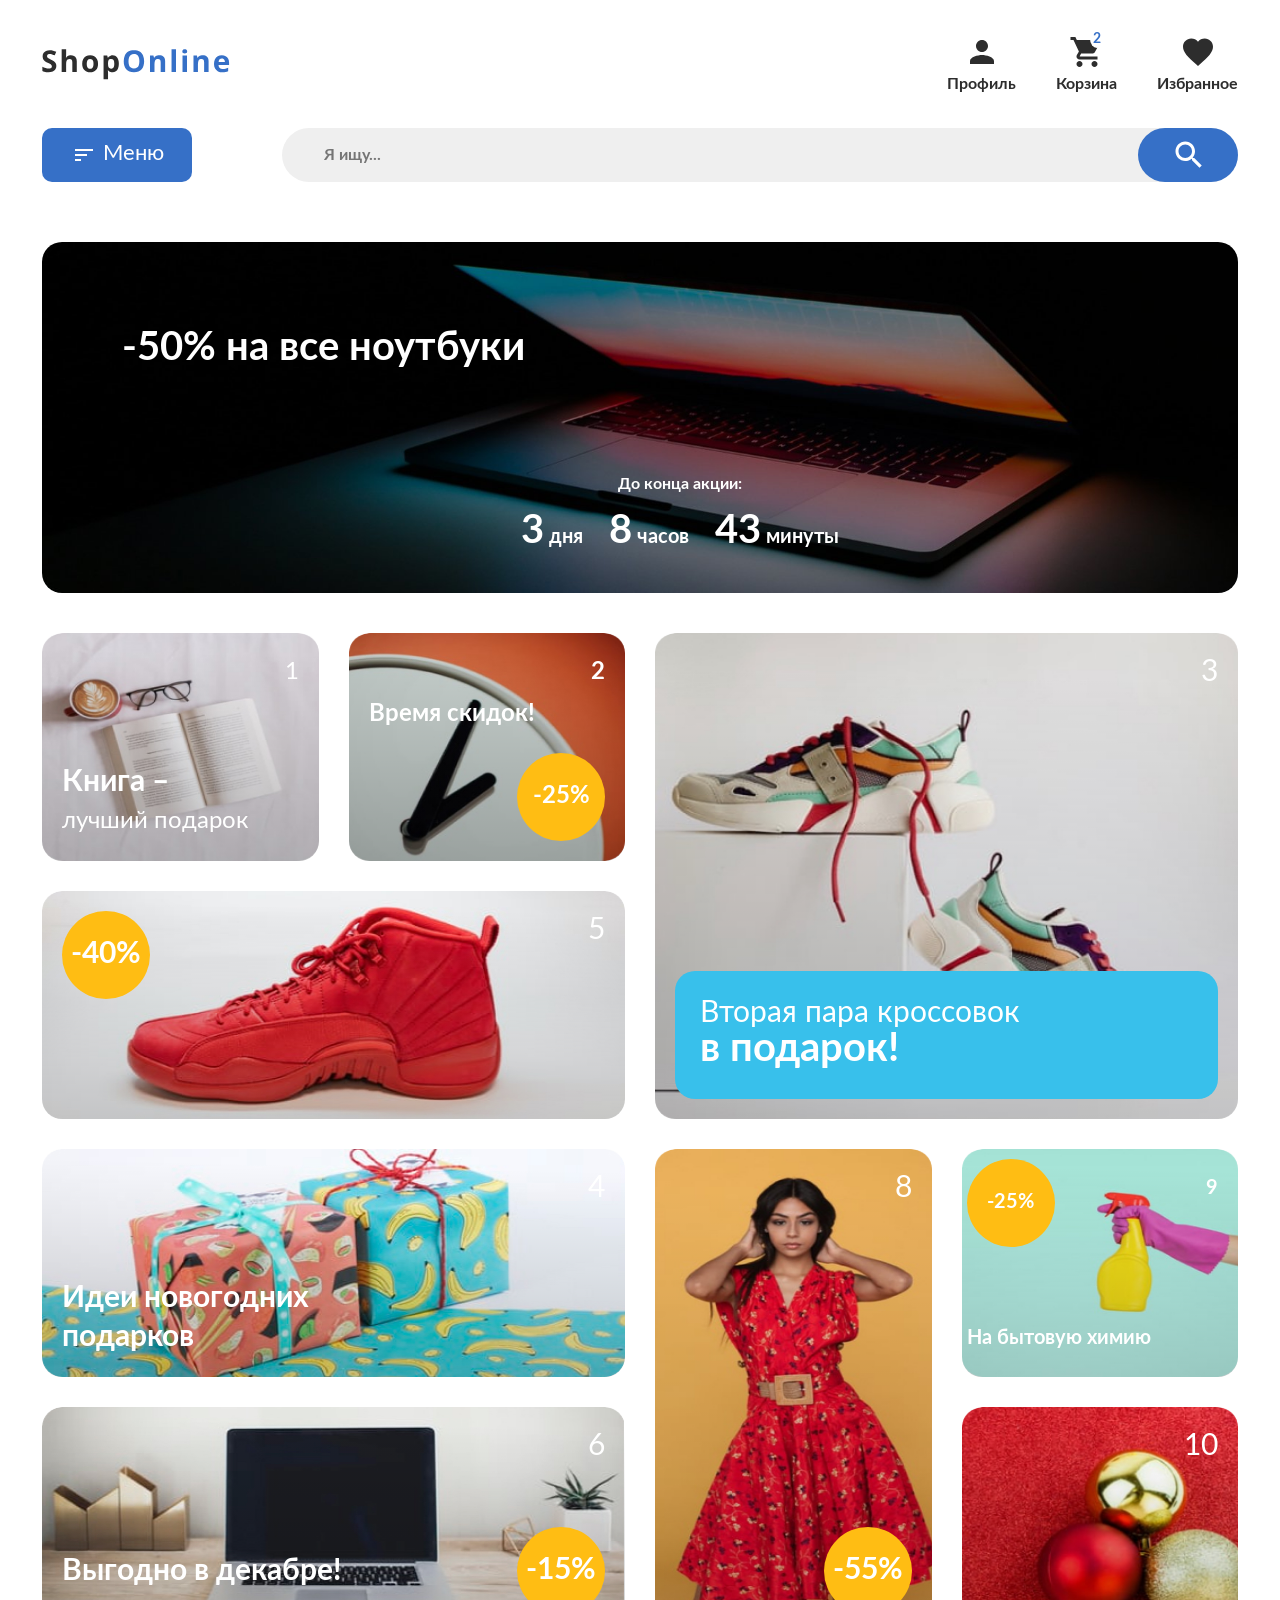
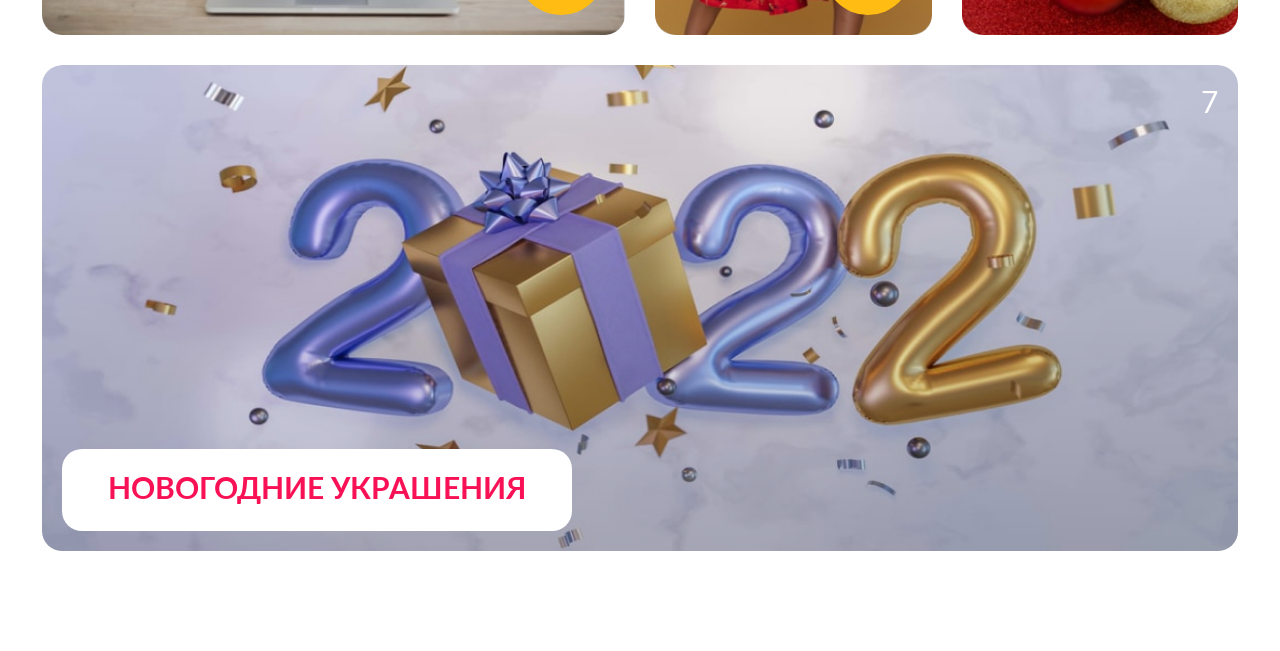
<file: index.html>
<!DOCTYPE html>
<html lang="ru">
<head>
  <meta charset="UTF-8">
  <meta http-equiv="X-UA-Compatible" content="IE=edge">
  <meta name="viewport" content="width=device-width, initial-scale=1.0">
  <link rel="stylesheet" href="css/style.css">
  <title>ShopOnline</title>
  <script defer src="js/main.js"></script>
</head>
<body class="page">
  <header class="header">
    <div class="container header__container">
      <a href="/" class="header__logo-link">
        <img class="header__logo-img" src="img/logo.svg" alt="Logo">
      </a>
      <button class="header__menu">Меню</button>
      <form action="/" class="search">
        <input class="search__text" type="text" name="search" placeholder="Я ищу...">
        <input class="search__btn" type="button" value="">
      </form>
      <div class="header__navbar navbar">
        <button class="navbar__btn navbar__btn--profile">Профиль</button>
        <button class="navbar__btn navbar__btn--basket">Корзина</button>
        <button class="navbar__btn navbar__btn--favourite">Избранное</button>
      </div>
    </div>
  </header>
  <section class="banner">
    <div class="container">
      <div class="banner__inner">
        <h2 class="banner__title">-50% на все ноутбуки</h2>
        <p class="banner__text">До конца акции:</p>
        <p class="banner__time-left">
          <span class="banner__time">3</span>дня
          <span class="banner__time">8</span>часов
          <span class="banner__time">43</span>минуты
        </p>
      </div>
    </div>
  </section>
  <section class="promo">
    <div class="container">
      <ul class="promo__list">
        <li class="promo__item promo__item--1">
          <img class="promo__img" src="img/promo-item-1.jpg" alt="Promo">
          <p class="promo__text"><b>Книга –</b> лучший подарок</p>
          <p class="promo__discont"></p>
        </li>
        <li class="promo__item promo__item--2">
          <img class="promo__img" src="img/promo-item-2.jpg" alt="Promo">
          <p class="promo__text">Время скидок!</p>
          <p class="promo__discont promo__discont--two">-25%</p>
        </li>
        <li class="promo__item promo__item--3">
          <img class="promo__img" src="img/promo-item-3.jpg" alt="Promo">
          <p class="promo__text promo__text--three">Вторая пара кроссовок <span>в подарок!</span></p>
          <p class="promo__discont"></p>
        </li>
        <li class="promo__item promo__item--4">
          <img class="promo__img" src="img/promo-item-4.jpg" alt="Promo">
          <p class="promo__text promo__text--four">Идеи новогодних подарков</p>
          <p class="promo__discont"></p>
        </li>
        <li class="promo__item promo__item--5">
          <img class="promo__img" src="img/promo-item-5.jpg" alt="Promo">
          <p class="promo__text"></p>
          <p class="promo__discont promo__discont--five">-40%</p>
        </li>
        <li class="promo__item promo__item--6">
          <img class="promo__img" src="img/promo-item-6.jpg" alt="Promo">
          <p class="promo__text promo__text--six">Выгодно в декабре!</p>
          <p class="promo__discont">-15%</p>
        </li>
        <li class="promo__item promo__item--7">
          <img class="promo__img" src="img/promo-item-7.jpg" alt="Promo">
          <p class="promo__text promo__text--seven">Новогодние украшения</p>
          <p class="promo__discont"></p>
        </li>
        <li class="promo__item promo__item--8">
          <img class="promo__img" src="img/promo-item-8.jpg" alt="Promo">
          <p class="promo__text"></p>
          <p class="promo__discont promo__discont--eight">-55%</p>
        </li>
        <li class="promo__item promo__item--9">
          <img class="promo__img" src="img/promo-item-9.jpg" alt="Promo">
          <p class="promo__text">На бытовую химию</p>
          <p class="promo__discont promo__discont--nine">-25%</p>
        </li>
        <li class="promo__item promo__item--10">
          <img class="promo__img" src="img/promo-item-10.jpg" alt="Promo">
          <p class="promo__text"></p>
          <p class="promo__discont"></p>
        </li>
      </ul>
    </div>
  </section>
</body>
</html>
</file>
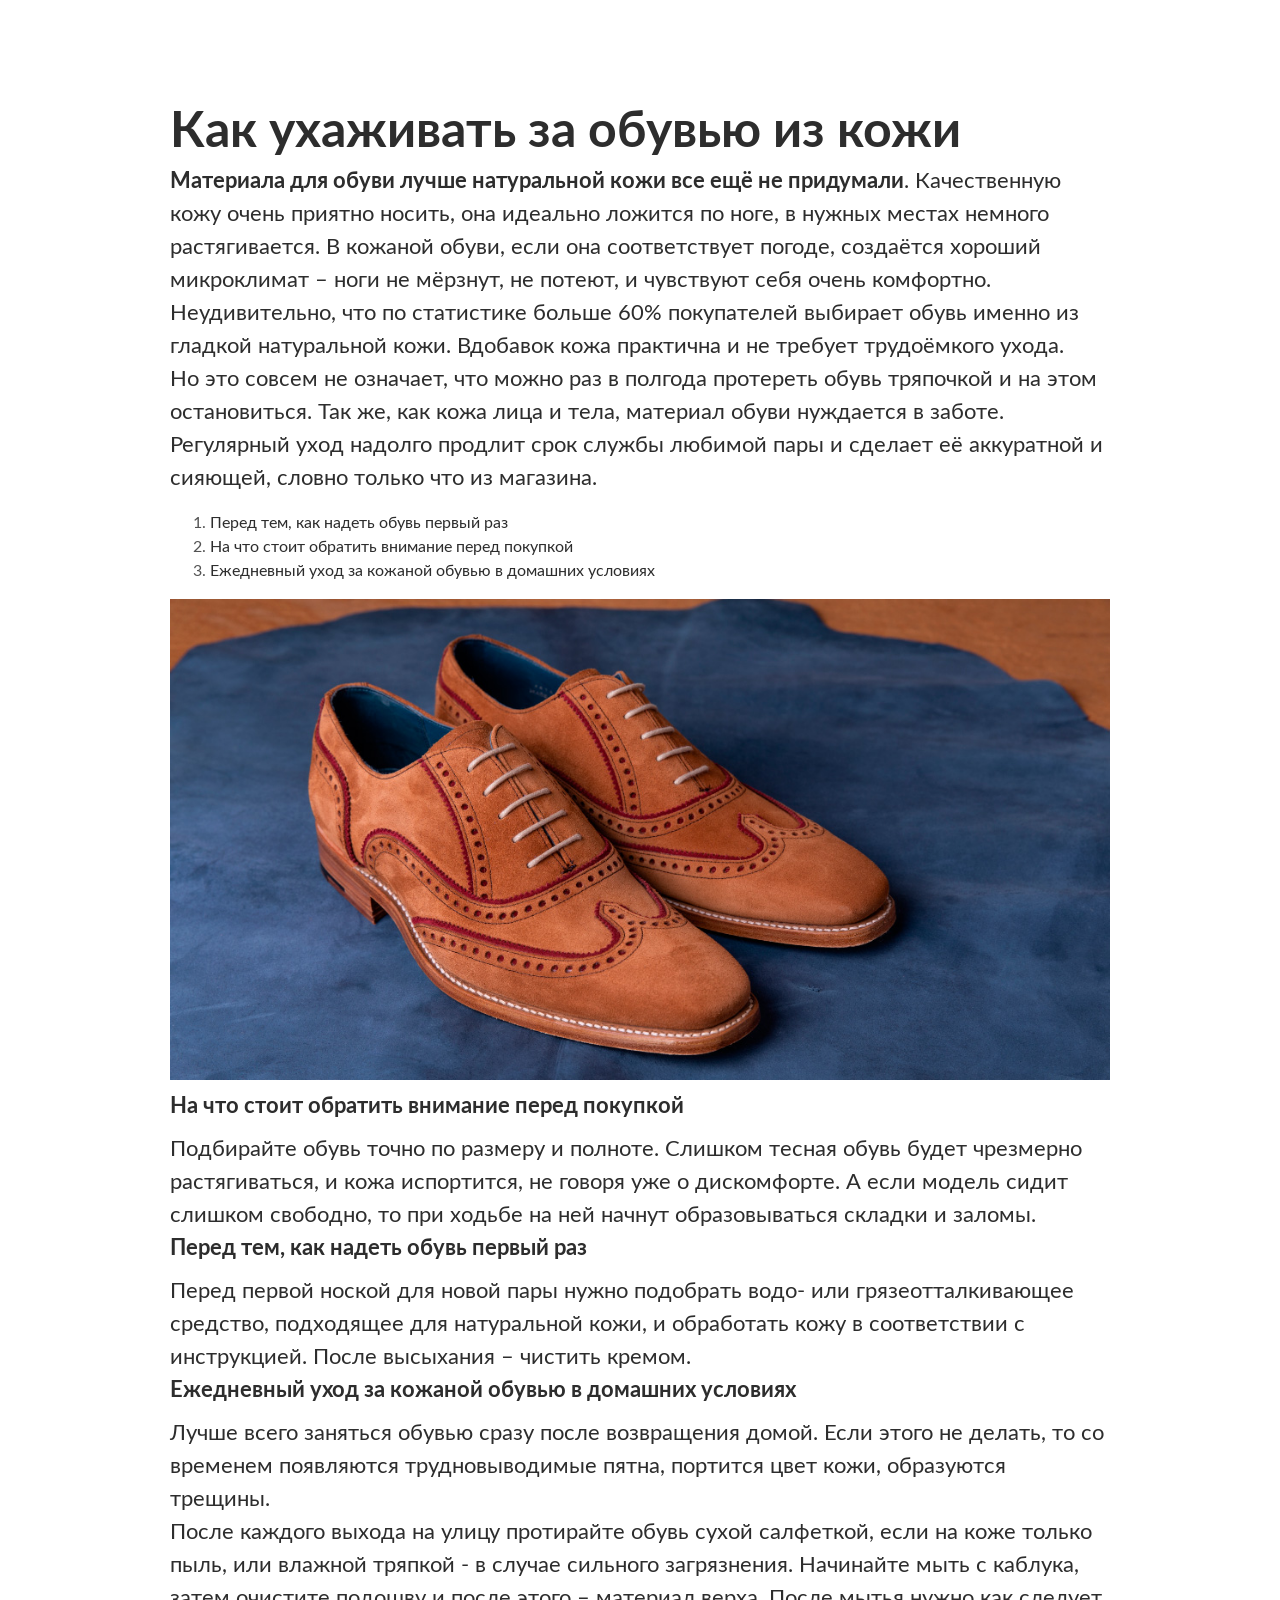
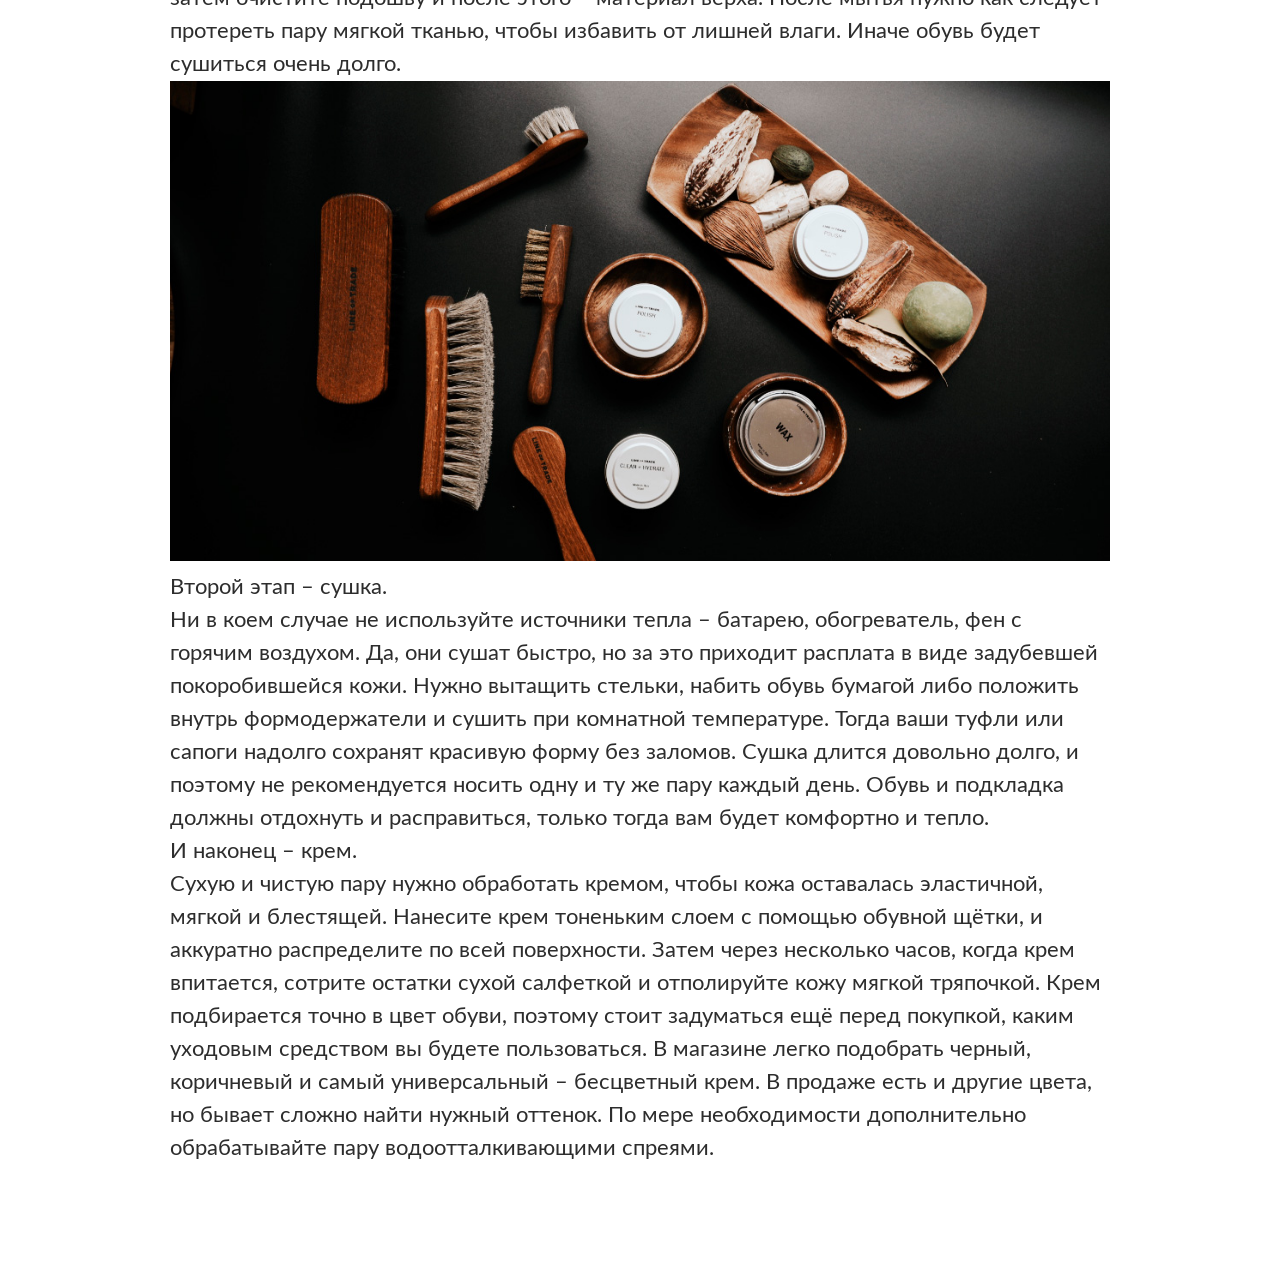
<file: article.html>
<!DOCTYPE html>
<html lang="ru">
<head>
  <meta charset="UTF-8">
  <meta http-equiv="X-UA-Compatible" content="IE=edge">
  <meta name="viewport" content="width=device-width, initial-scale=1.0">

  <link rel="preload" href="fonts/lato-regular.woff2" as="font" type="font/woff2" crossorigin>
  <link rel="preload" href="fonts/lato-regular.woff" as="font" type="font/woff" crossorigin>
  <link rel="preload" href="fonts/lato-bold.woff2" as="font" type="font/woff2" crossorigin>
  <link rel="preload" href="fonts/lato-bold.woff" as="font" type="font/woff" crossorigin>

  <link rel="stylesheet" href="css/style.css">
  <title>Как ухаживать за обувью из кожи</title>
</head>
<body class="blog">
  <article class="blog-article">
    <h1 class="blog-article__title">Как ухаживать за обувью из кожи</h1>
    <p><b>Материала для обуви лучше натуральной кожи все ещё не придумали</b>. Качественную кожу очень приятно носить, она идеально ложится по ноге, в нужных местах немного растягивается. В кожаной обуви, если она соответствует погоде, создаётся хороший микроклимат – ноги не мёрзнут, не потеют, и чувствуют себя очень комфортно. Неудивительно, что по статистике больше 60% покупателей выбирает обувь именно из гладкой натуральной кожи. Вдобавок кожа практична и не требует трудоёмкого ухода.</p>
    <p>Но это совсем не означает, что можно раз в полгода протереть обувь тряпочкой и на этом остановиться. Так же, как кожа лица и тела, материал обуви нуждается в заботе. Регулярный уход надолго продлит срок службы любимой пары и сделает её аккуратной и сияющей, словно только что из магазина.</p>
    <nav class="blog-article__nav">
      <ol class="blog-article__nav-items">
        <li><a class="blog-article__item" href="#item-2">Перед тем, как надеть обувь первый раз</a></li>
        <li><a class="blog-article__item" href="#item-1">На что стоит обратить внимание перед покупкой</a></li>
        <li><a class="blog-article__item" href="#item-3">Ежедневный уход за кожаной обувью в домашних условиях</a></li>
      </ol>
    </nav>
    <p><img src="img/shoes.jpg" alt="Very beautiful men's shoes"></p>
    <section class="blog-article__section section" id="item-1">
      <h2 class="section__title">На что стоит обратить внимание перед покупкой</h2>
      <p>Подбирайте обувь точно по размеру и полноте. Слишком тесная обувь будет чрезмерно растягиваться, и кожа испортится, не говоря уже о дискомфорте. А если модель сидит слишком свободно, то при ходьбе на ней начнут образовываться складки и заломы.</p>
    </section>
    <section class="blog-article__section section" id="item-2">
      <h2 class="section__title">Перед тем, как надеть обувь первый раз</h2>
      <p>Перед первой ноской для новой пары нужно подобрать водо- или грязеотталкивающее средство, подходящее для натуральной кожи, и обработать кожу в соответствии с инструкцией. После высыхания – чистить кремом.</p>
    </section>
    <section class="blog-article__section section" id="item-3">
      <h2 class="section__title">Ежедневный уход за кожаной обувью в домашних условиях</h2>
      <p>Лучше всего заняться обувью сразу после возвращения домой. Если этого не делать, то со временем появляются трудновыводимые пятна, портится цвет кожи, образуются трещины.</p>
      <p>После каждого выхода на улицу протирайте обувь сухой салфеткой, если на коже только пыль, или влажной тряпкой - в случае сильного загрязнения. Начинайте мыть с каблука, затем очистите подошву и после этого – материал верха. После мытья нужно как следует протереть пару мягкой тканью, чтобы избавить от лишней влаги. Иначе обувь будет сушиться очень долго.</p>
    </section>
    <p><img src="img/shoe-accessories.jpg" alt="Shoe accessories"></p>
    <p class="blog-article__strong">Второй этап – сушка.</p>
    <p>Ни в коем случае не используйте источники тепла – батарею, обогреватель, фен с горячим воздухом. Да, они сушат быстро, но за это приходит расплата в виде задубевшей покоробившейся кожи.
      Нужно вытащить стельки, набить обувь бумагой либо положить внутрь формодержатели и сушить при комнатной температуре. Тогда ваши туфли или сапоги надолго сохранят красивую форму без заломов.
      Сушка длится довольно долго, и поэтому не рекомендуется носить одну и ту же пару каждый день. Обувь и подкладка должны отдохнуть и расправиться, только тогда вам будет комфортно и тепло.</p>
    <p class="blog-article__strong">И наконец – крем.</p>
    <p>Сухую и чистую пару нужно обработать кремом, чтобы кожа оставалась эластичной, мягкой и блестящей.
      Нанесите крем тоненьким слоем с помощью обувной щётки, и аккуратно распределите по всей поверхности. Затем через несколько часов, когда крем впитается, сотрите остатки сухой салфеткой и отполируйте кожу мягкой тряпочкой.
      Крем подбирается точно в цвет обуви, поэтому стоит задуматься ещё перед покупкой, каким уходовым средством вы будете пользоваться.
      В магазине легко подобрать черный, коричневый и самый универсальный – бесцветный крем. В продаже есть и другие цвета, но бывает сложно найти нужный оттенок.
      По мере необходимости дополнительно обрабатывайте пару водоотталкивающими спреями.</p>
  </article>
</body>
</html>
</file>
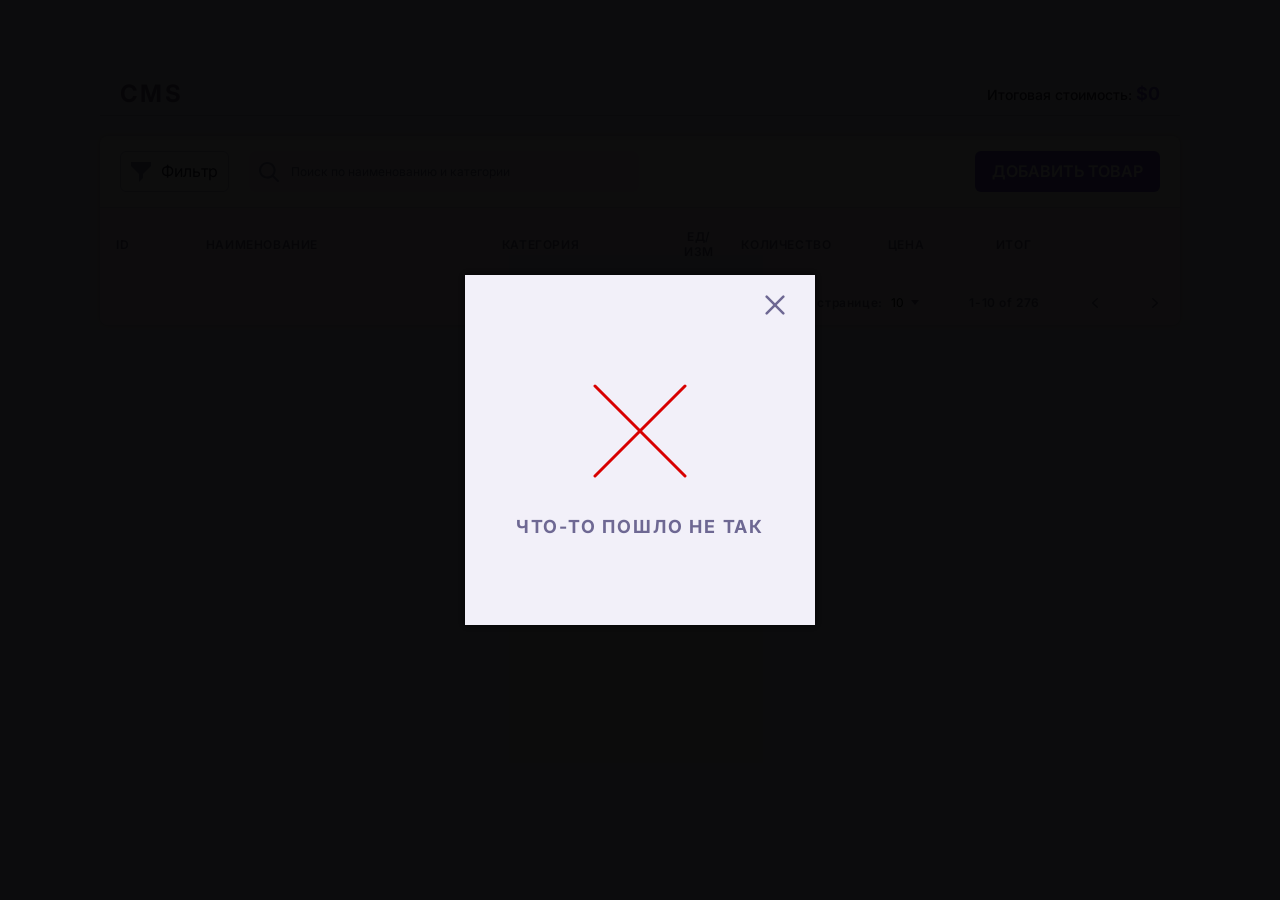
<file: crm.html>
<!DOCTYPE html>
<html lang="ru">
<head>
  <meta charset="UTF-8">
  <meta http-equiv="X-UA-Compatible" content="IE=edge">
  <meta name="viewport" content="width=device-width, initial-scale=1.0">
  <link rel="shortcut icon" href="./favicon.ico">
  <link rel="preconnect" href="https://fonts.googleapis.com">
  <link rel="preconnect" href="https://fonts.gstatic.com" crossorigin>
  <link href="https://fonts.googleapis.com/css2?family=Inter:wght@400;600;700&display=swap" rel="stylesheet">
  <link rel="stylesheet" href="css/style.css">
  <script src="js/main.js" type="module"></script>
  <title>CRM</title>
</head>
<body class="page-crm">
  <!-- Таблица с товарами -->
  <div class="container products">

    <div class="products__headers">
      <h1 class="products__title">CMS</h1>
      <div class="products__total">
        Итоговая стоимость:
        <p class="products__total-price">$0.00</p>
      </div>
    </div>

    <div class="products__wrapper">
      <!-- <div class="error">Произошла ошибка!</div> -->
      <div class="products__control products__control--top">
        <button class="products__filter-btn">Фильтр</button>
        <form class="products__search" action="/" method="post">
          <input class="products__search-btn" type="submit" value="">
          <input class="products__search-input" type="text" name="search" placeholder="Поиск по наименованию и категории">
        </form>
        <button class="products__add-btn btn" type="submit">Добавить товар</button>
      </div>
      <div class="table__wrapper">
        <table class="products__list">
          <tbody>
            <!-- <tr class="products__list-header">
              <td>ID</td>
              <td>Наименование</td>
              <td>Категория</td>
              <td>Ед/изм</td>
              <td>Количество</td>
              <td>Цена</td>
              <td>Итог</td>
              <td></td>
            </tr>
            <tr data-pic="img/promo-item-3.jpg">
              <td>10000001</td>
              <td>Нет в базе: демонстрация ошибки</td>
              <td>Нет</td>
              <td>шт</td>
              <td>0</td>
              <td>0000</td>
              <td>0000</td>
              <td>
                <div class="products__actions">
                  <button class="products__actions-btn products__actions-btn--img"></button>
                  <button class="products__actions-btn products__actions-btn--edit"></button>
                  <button class="products__actions-btn products__actions-btn--delete"></button>
                </div>
              </td>
            </tr> -->
          </tbody>
        </table>
      </div>
      <div class="products__control products__control--bottom">
        <div class="products__view">
          <span class="products__view-text">Показывать на странице:</span>
          <select class="products__view-select" name="view-count">
            <option value="10">10</option>
            <option value="25">25</option>
            <option value="50">50</option>
          </select>
        </div>
        <div class="products__control-page">1-10 of 276</div>
        <button class="products__prev-btn"></button>
        <button class="products__next-btn"></button>
      </div>
    </div>

  </div>

</body>
</html>
</file>
<file: css/style.css>
@import url(normalize.css);
@import url(fonts.css);
@import url(global.css);
@import url(blog_article.css);
/* @import url(modal.css); */
@import url(header.css);
@import url(banner.css);
@import url(promo.css);
@import url(products.css);
@import url(preload.css);
</file>
